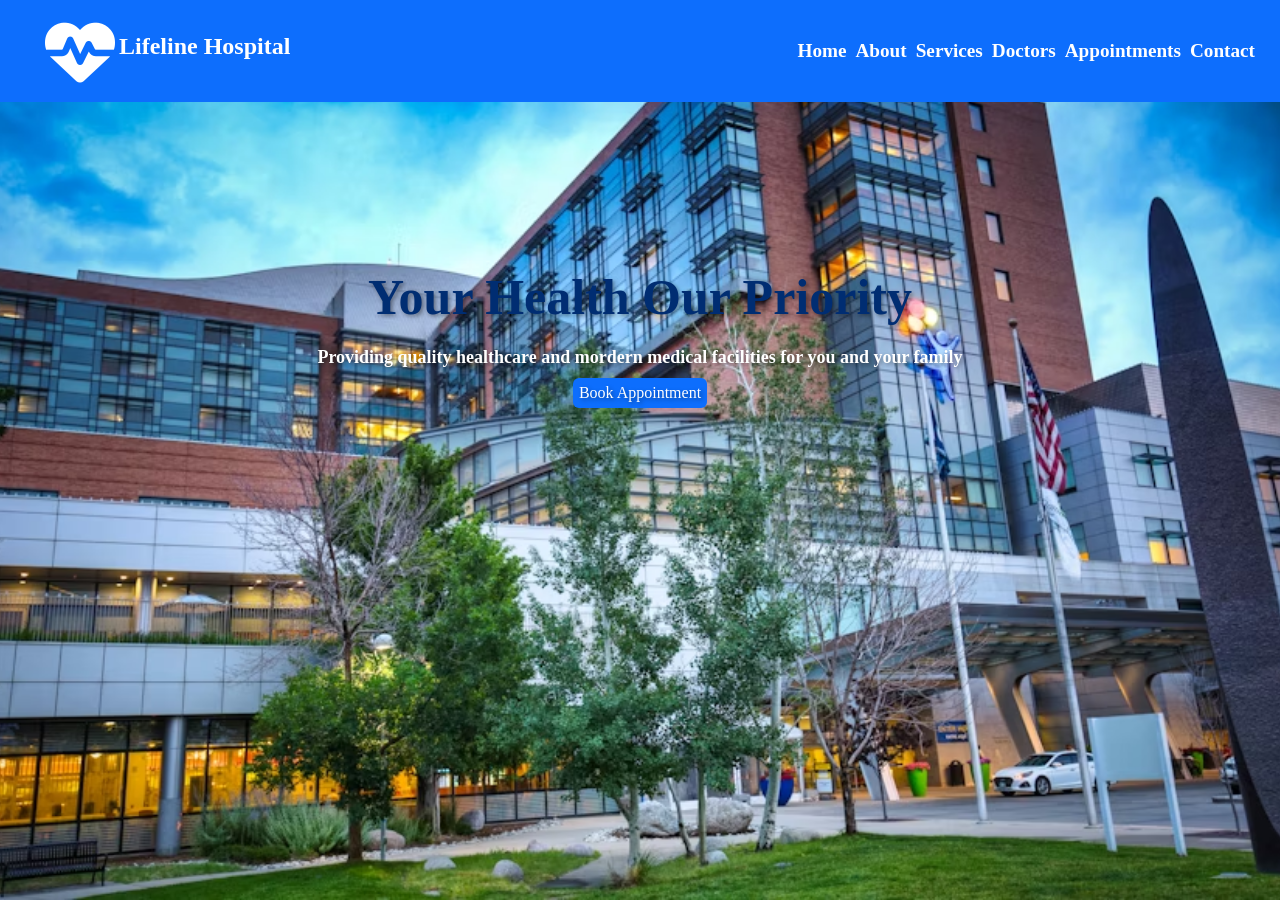
<file: index.html>
<!DOCTYPE html>
<html lang="en">
<head>
    <meta charset="UTF-8">
    <meta name="viewport" content="width=device-width, initial-scale=1.0">
    <title>lifeline Hospital</title>
     <link rel="stylesheet" href="https://cdnjs.cloudflare.com/ajax/libs/font-awesome/6.5.0/css/all.min.css">
   <link rel="stylesheet" href="hospital.css">
</head>
<body>
<div class="index-section">
    <header>
        <!--logo-->
        <div class="logo">
         <i class="fa-solid fa-heart-pulse"></i>
         <h2>Lifeline Hospital</h2>
        </div>

        <!--nav-link-->
        <nav>
           <a href="index.html">Home</a>
           <a href="about.html">About</a>
           <a href="services.html">Services</a>
           <a href="doctors.html">Doctors</a>
           <a href="appointments.html">Appointments</a>
           <a href="contact.html">Contact</a>
        </nav>
    </header>

     <!--banner-->
      <div class="hero-text">
      <h1>Your Health Our Priority</h1>
      <p>Providing quality healthcare and mordern medical facilities for you and your family</p>

      <a href="appointments.html" class="btn">Book Appointment</a>
      </div>
</div>
</body>
</html>
</file>
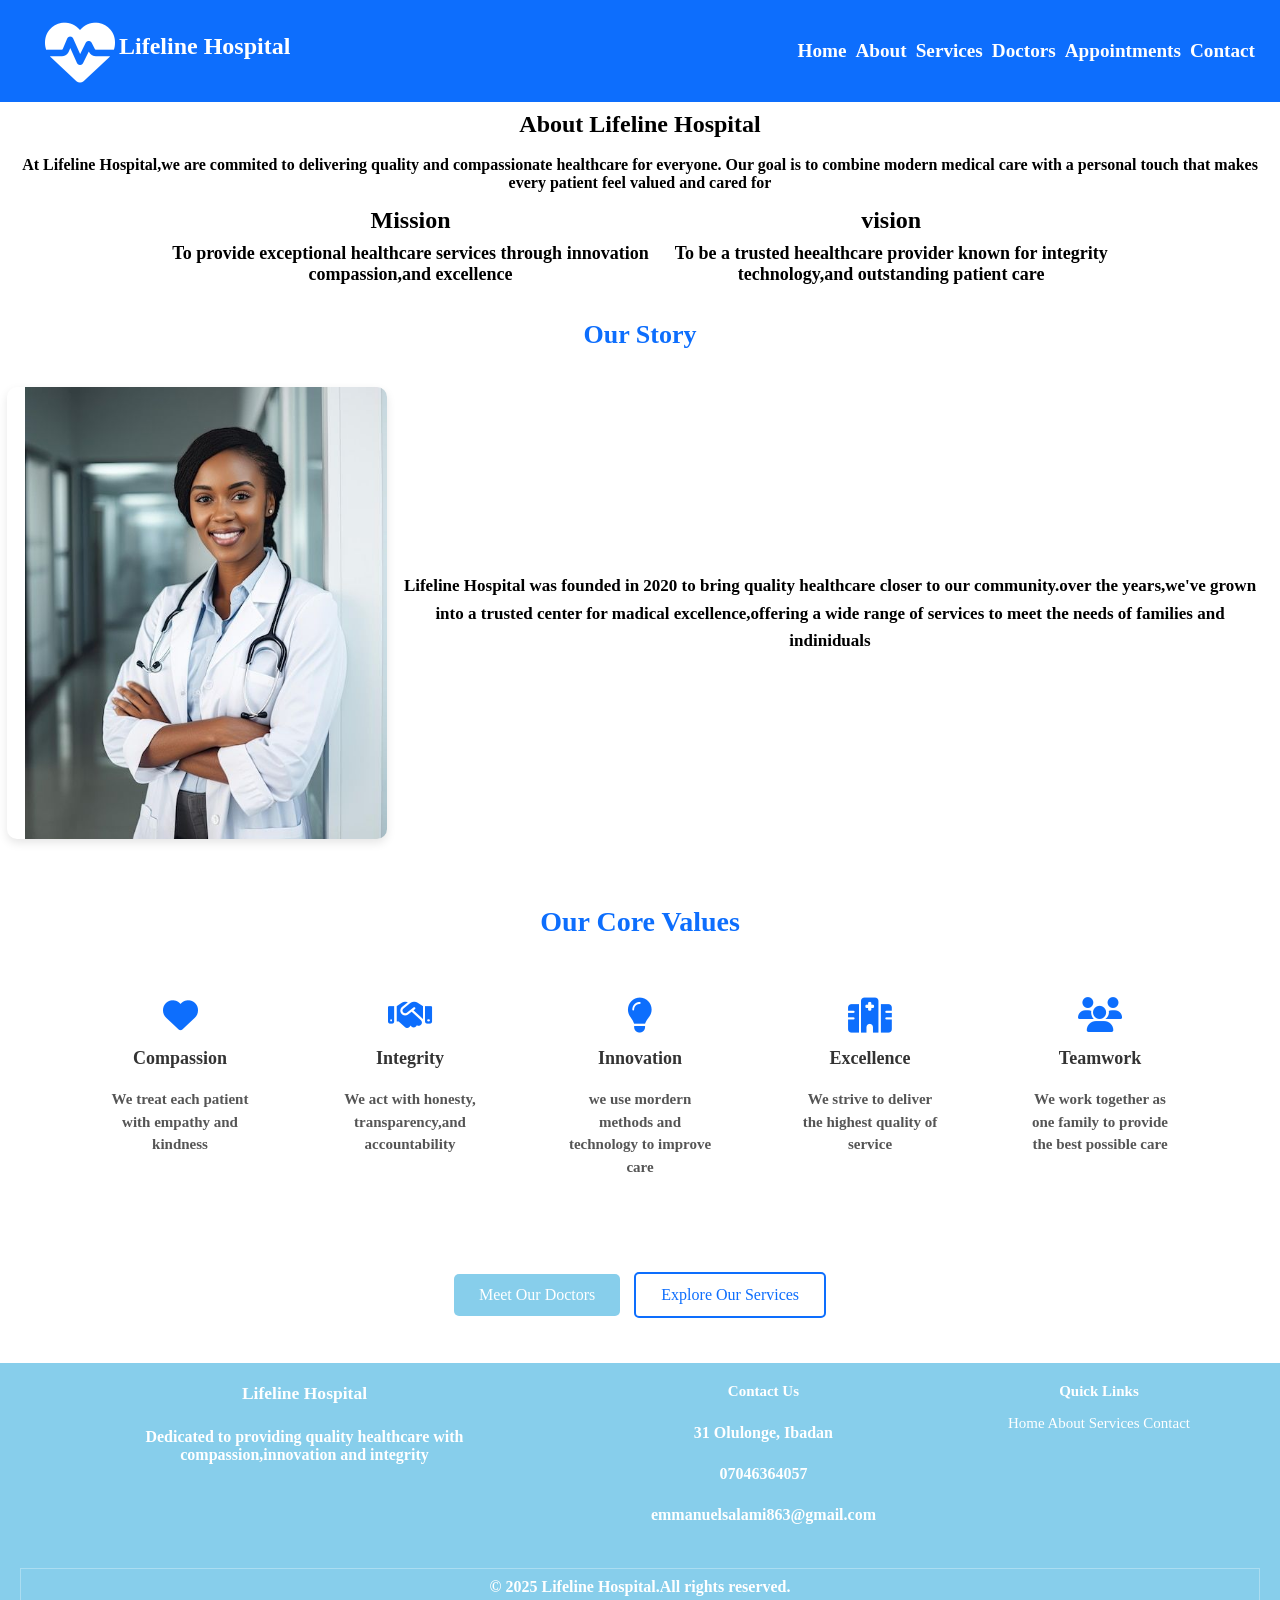
<file: about.html>
<!DOCTYPE html>
<html lang="en">
<head>
    <meta charset="UTF-8">
    <meta name="viewport" content="width=device-width, initial-scale=1.0">
    <title>lifeline Hospital</title>
     <link rel="stylesheet" href="https://cdnjs.cloudflare.com/ajax/libs/font-awesome/6.5.0/css/all.min.css">
   <link rel="stylesheet" href="hospital.css">
</head>
<body>
 <header>
        <!--logo-->
        <div class="logo">
         <i class="fa-solid fa-heart-pulse"></i>
         <h2>Lifeline Hospital</h2>
        </div>

        <!--nav-link-->
        <nav>
           <a href="index.html">Home</a>
           <a href="about.html">About</a>
           <a href="services.html">Services</a>
           <a href="doctors.html">Doctors</a>
           <a href="appointments.html">Appointments</a>
           <a href="contact.html">Contact</a>
        </nav>
    </header>
      
 <div class="about"> 
    <h1>About Lifeline Hospital</h1>
    <p>At Lifeline Hospital,we are commited to delivering quality and compassionate healthcare for everyone.
     Our goal is to combine modern medical care with a personal touch that makes every patient feel valued and
     cared for
    </p>
 
   

    <div class="about-us">
        <div class="mission">
            <h2>Mission</h2>
            <p>To provide exceptional healthcare services through innovation<br>compassion,and excellence</p>
        </div>

        <div class="vision">
          <h2>vision</h2>
          <p>To be a trusted heealthcare provider known for integrity<br>technology,and outstanding patient care</p>
        </div>
    </div>

     <section class="our-story">
      <h2>Our Story</h2> 
    <div class="our-goal">
        <img src="doctor.jpg" alt="our doctors">
          <p>Lifeline Hospital was founded in 2020 to bring quality healthcare closer to our community.over the years,we've grown
        into a trusted center for madical excellence,offering a wide range of services to meet the needs of families and indiniduals 
    </p>
    </div>
    </section>

    <section class="core-values">
      <h2>Our Core Values</h2>
    <div class="values-container">
        <div class="value-box">
          <i class="fa-solid fa-heart"></i>
            <h3>Compassion</h3>
            <p>We treat each patient with empathy and kindness</p>
        </div>

        <div class="value-box">
          <i class="fa-solid fa-handshake"></i>
            <h3>Integrity</h3>
            <p>We act with honesty, transparency,and accountability</p>
        </div>

        <div class="value-box">
          <i class="fa-solid fa-lightbulb"></i>
            <h3>Innovation</h3>
            <p>we use mordern methods and technology to improve care</p>
        </div>

        <div class="value-box">
          <i class="fa-solid fa-hospital"></i>
            <h3>Excellence</h3>
            <p>We strive to deliver the highest quality of service</p>
        </div>

        <div class="value-box">
         <i class="fa-solid fa-users"></i>
            <h3>Teamwork</h3>
            <p>We work together as one family to provide the best possible care</p>
        </div>
    </div>
    </section>

    <div class="core-button">
      <a href="doctors.html" class="btn">Meet Our Doctors</a>
      <a href="services.html" class="btn btn-outline">Explore Our Services</a>
    </div>

   <footer>
    <div class="footer-container">
      <div class="footer-about">
      <h3>Lifeline Hospital</h3>
      <p>Dedicated to providing quality healthcare with compassion,innovation and integrity</p>
      </div>

      <div class="footer-contact">
     <h4>Contact Us</h4>
     <p>31 Olulonge, Ibadan</p>
     <p>07046364057</p>
     <p>emmanuelsalami863@gmail.com</p>
      </div>

      <div class="footer-links">
         <h4>Quick Links</h4>
         <a href="index.html">Home</a>
         <a href="about.html">About</a>
         <a href="services.html">Services</a>
         <a href="contact.html">Contact</a>
      </div>
    </div>

    <p class="copyright">
      &copy 2025 Lifeline Hospital.All rights reserved.
    </p>
   </footer>
</div>
</div>
</body>
</html>
</file>
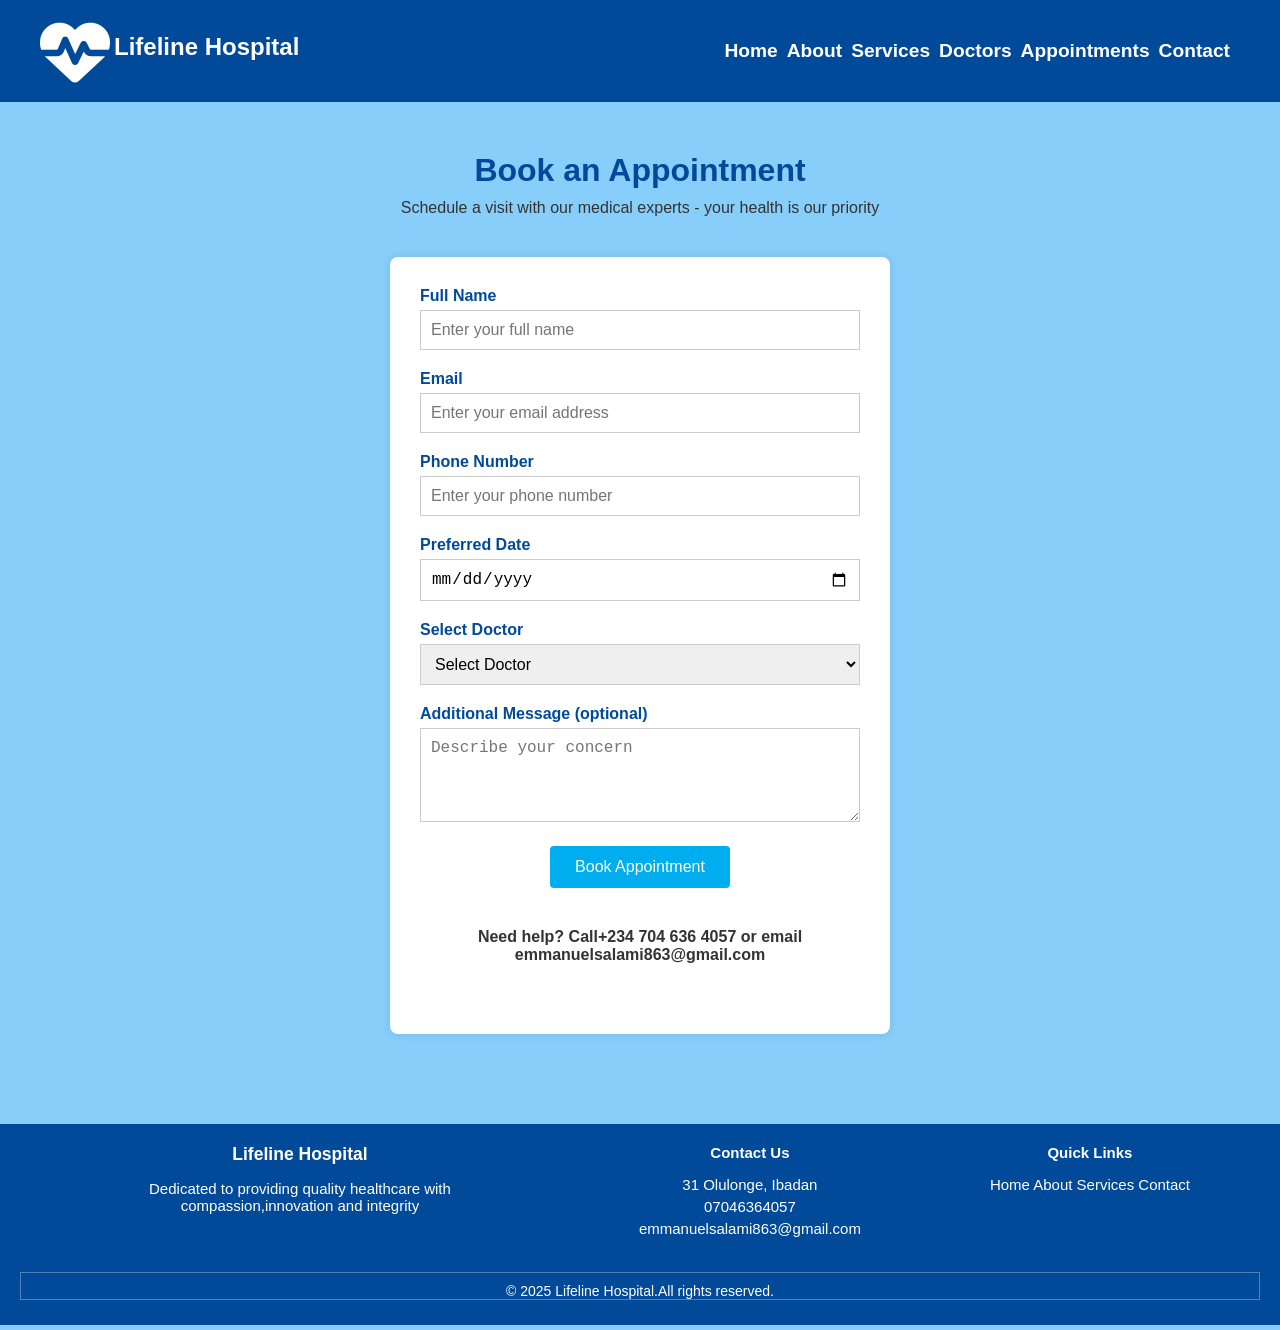
<file: appointments.html>
<!DOCTYPE html>
<html lang="en">
<head>
    <meta charset="UTF-8">
    <meta name="viewport" content="width=device-width, initial-scale=1.0">
    <title>Book Appointment</title>
     <link rel="stylesheet" href="hospital.css">
     <link rel="stylesheet" href="https://cdnjs.cloudflare.com/ajax/libs/font-awesome/6.5.0/css/all.min.css">
</head>
<body class="appointment-section">
     <header class="appointment-header">
        <!--logo-->
        <div class="appointment-logo">
         <i class="fa-solid fa-heart-pulse"></i>
         <h2>Lifeline Hospital</h2>
        </div>

        <!--nav-link-->
        <nav class="appointment-links">
           <a href="index.html">Home
           <a href="about.html">About</a>
           <a href="services.html">Services</a>
           <a href="doctors.html">Doctors</a>
           <a href="appointments.html">Appointments</a>
           <a href="contact.html">Contact</a>
        </nav>
    </header>

  <div class="appointments">
    <h1>Book an Appointment</h1>
    <p>Schedule a visit with our medical experts - your health is our priority</p>
 
    <div class="form-container">
     <form>

        <div class="form-group">
            <label for="name">Full Name</label>
            <input type="text" id="name" placeholder="Enter your full name" required>
        </div>

         <div class="form-group">
            <label for="email">Email</label>
            <input type="email" id="email" placeholder="Enter your email address" required>
        </div>

         <div class="form-group">
            <label for="phone">Phone Number</label>
            <input type="tel" id="phone" placeholder="Enter your phone number" required>
        </div>

         <div class="form-group">
            <label for="date">Preferred Date</label>
            <input type="date" id="date"  required>
        </div>

         <div class="form-group">
           <label for="doctor">Select Doctor</label>
           <select id="doctor" required>
            <option value="">Select Doctor</option>
            <option>Dr.Sarah Johnson (Cardiologist)</option>
             <option>Dr.Micheal Adeyemi (Surgeon)</option>
              <option>Dr.Anita Okafor (Pediatrician)</option>
               <option>Dr.David Olu (Orthopedic Specialist)</option>
                <option>Dr.Grace Bello (Gynecologist)</option>
                 <option>Dr.Kelvin Uche (Neurologist)</option>
           </select>

           <label for="message">Additional Message (optional)</label>
           <textarea id="message" rows="4" placeholder="Describe your concern"></textarea>

           <button type="submit" class="appointment-btn">Book Appointment</button>
        </div>
     </form>

     <div class="contact-info">
        <p>Need help?  Call<strong>+234 704 636 4057</strong> or email <strong>emmanuelsalami863@gmail.com</strong></p>
     </div>
    </div>   
</div>

<footer class="appointment-footer">
    <div class="footer-container">
      <div class="footer-about">
      <h3>Lifeline Hospital</h3>
      <p>Dedicated to providing quality healthcare with compassion,innovation and integrity</p>
      </div>

      <div class="footer-contact">
     <h4>Contact Us</h4>
     <p>31 Olulonge, Ibadan</p>
     <p>07046364057</p>
     <p>emmanuelsalami863@gmail.com</p>
      </div>

      <div class="footer-links">
         <h4>Quick Links</h4>
         <a href="index.html">Home</a>
         <a href="about.html">About</a>
         <a href="services.html">Services</a>
         <a href="contact.html">Contact</a>
      </div>
    </div>

    <p class="copyright">
      &copy 2025 Lifeline Hospital.All rights reserved.
    </p>
   </footer>
</body>
</html>
</file>
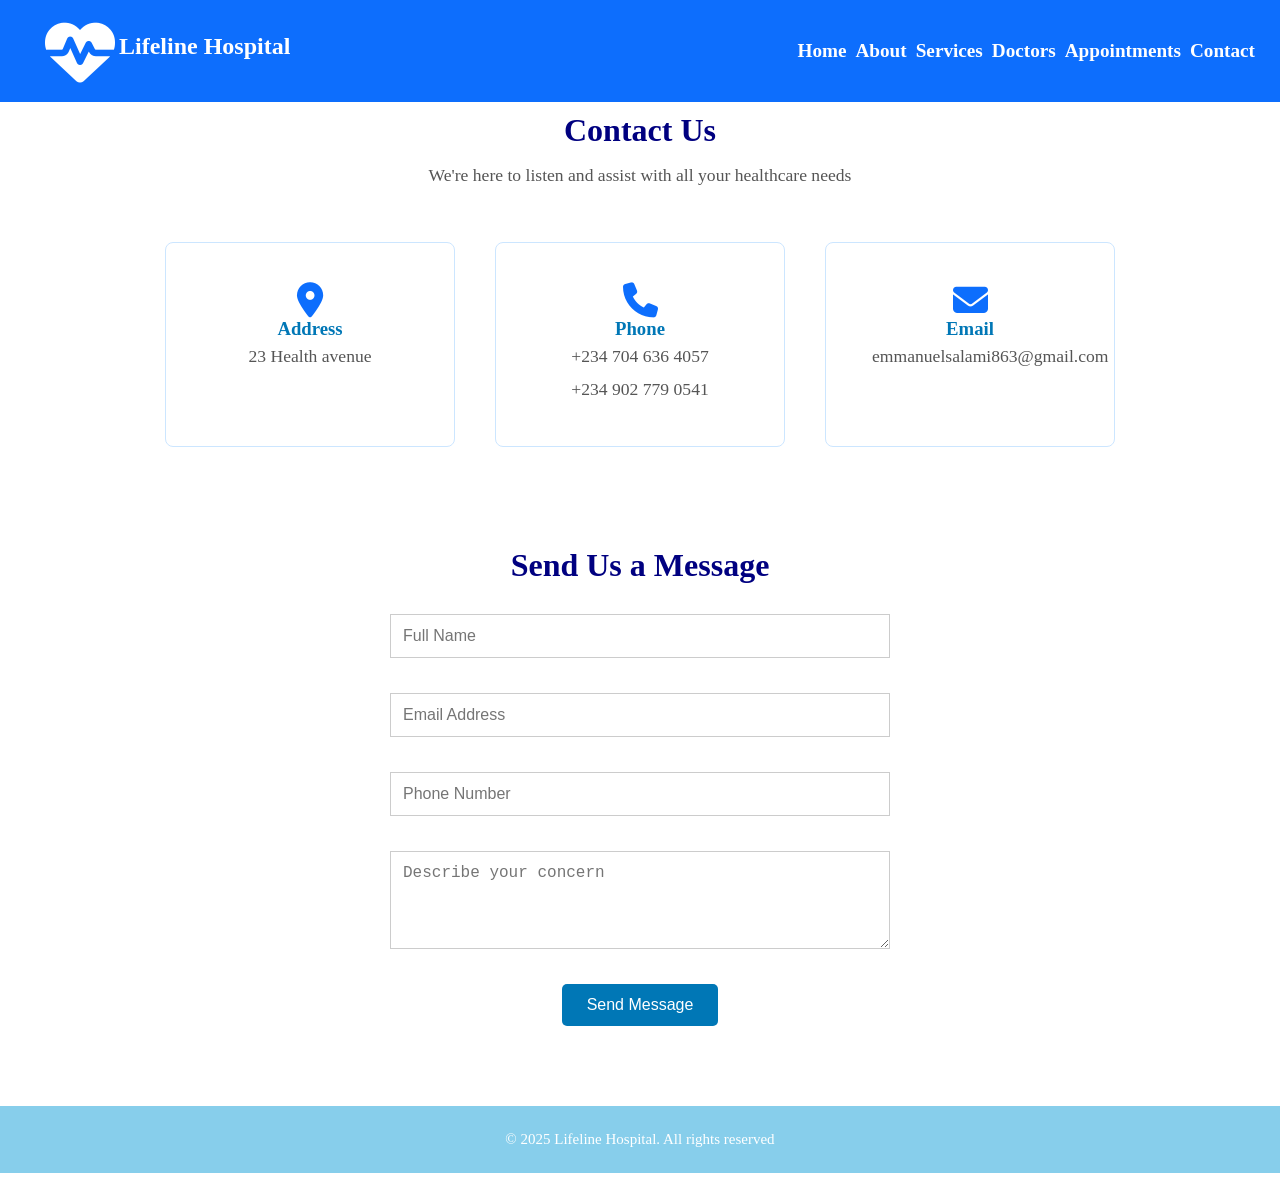
<file: contact.html>
<!DOCTYPE html>
<html lang="en">
<head>
    <meta charset="UTF-8">
    <meta name="viewport" content="width=device-width, initial-scale=1.0">
    <link rel="stylesheet" href="hospital.css">
     <link rel="stylesheet" href="https://cdnjs.cloudflare.com/ajax/libs/font-awesome/6.5.0/css/all.min.css">
    <title>Contact Us</title>
</head>
<body>
     <header>
        <!--logo-->
        <div class="logo">
         <i class="fa-solid fa-heart-pulse"></i>
         <h2>Lifeline Hospital</h2>
        </div>

        <!--nav-link-->
        <nav>
           <a href="index.html">Home</a>
           <a href="about.html">About</a>
           <a href="services.html">Services</a>
           <a href="doctors.html">Doctors</a>
           <a href="appointments.html">Appointments</a>
           <a href="contact.html">Contact</a>
        </nav>
    </header>

    <div class="contact">
     <h2>Contact Us</h2>
     <p>We're here to listen and assist with all your healthcare needs</p>
      
     <div class="card-container">

     <div class="contact-card">
    <i class="fa-solid fa-location-dot"></i>
     <h3>Address</h3>
     <p>23 Health avenue</p>
     </div>

      <div class="contact-card">
        <i class="fa-solid fa-phone"></i>
        <h3>Phone</h3>
        <p>+234 704 636 4057</p>
        <p>+234 902 779 0541</p>
      </div>

       <div class="contact-card">
        <i class="fa-solid fa-envelope"></i>
        <h3>Email</h3>
        <p>emmanuelsalami863@gmail.com</p>
      </div>
     </div>

     <div class="contact-form">
        <h2>Send Us a Message</h2>
     
        <form class="info-form">
        <input type="text" placeholder="Full Name" required>
        <input type="email" placeholder="Email Address" required>
        <input type="tel" placeholder="Phone Number">
        <textarea id="message" rows="4" placeholder="Describe your concern"></textarea>
        
        <button class="contact-btn">Send Message</button>
    </form>
    </div>
    </div>

<footer>
    <p>&copy; 2025 Lifeline Hospital. All rights reserved</p>
</footer>
</body>
</html>
</file>
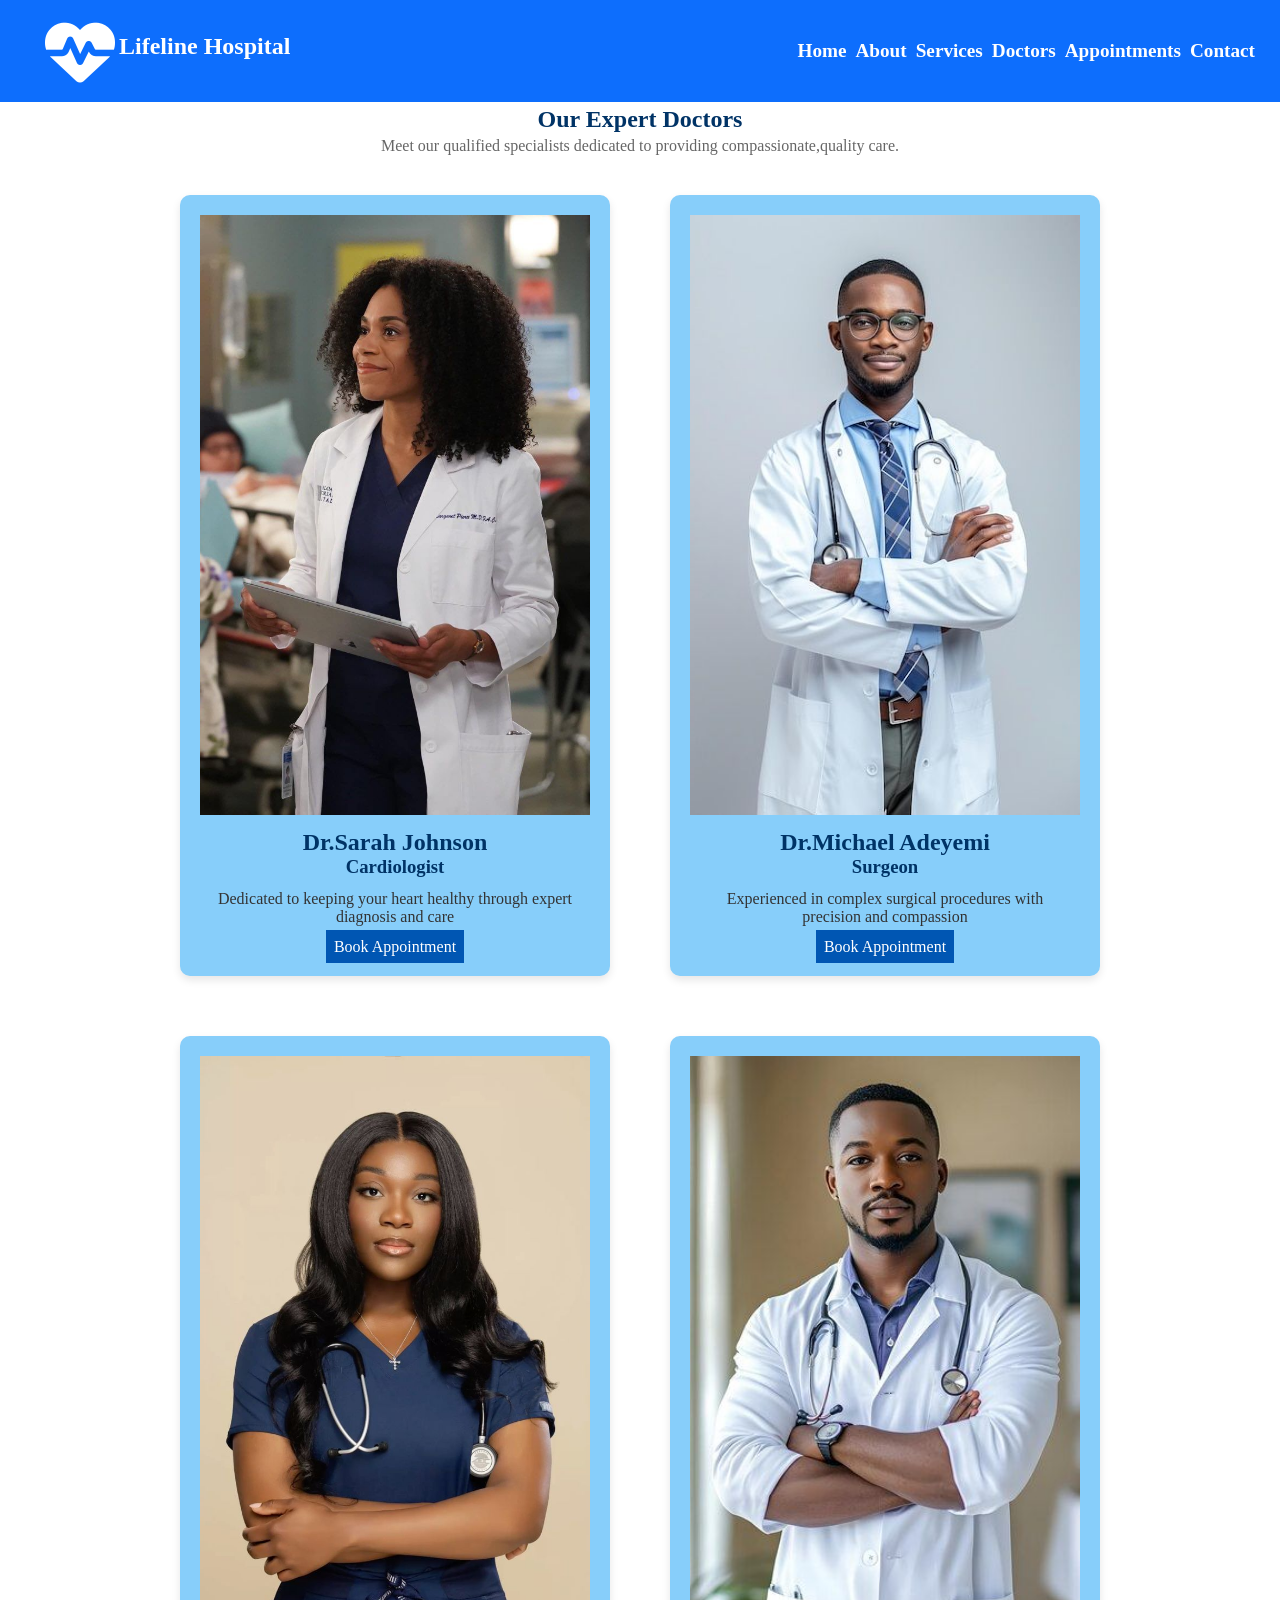
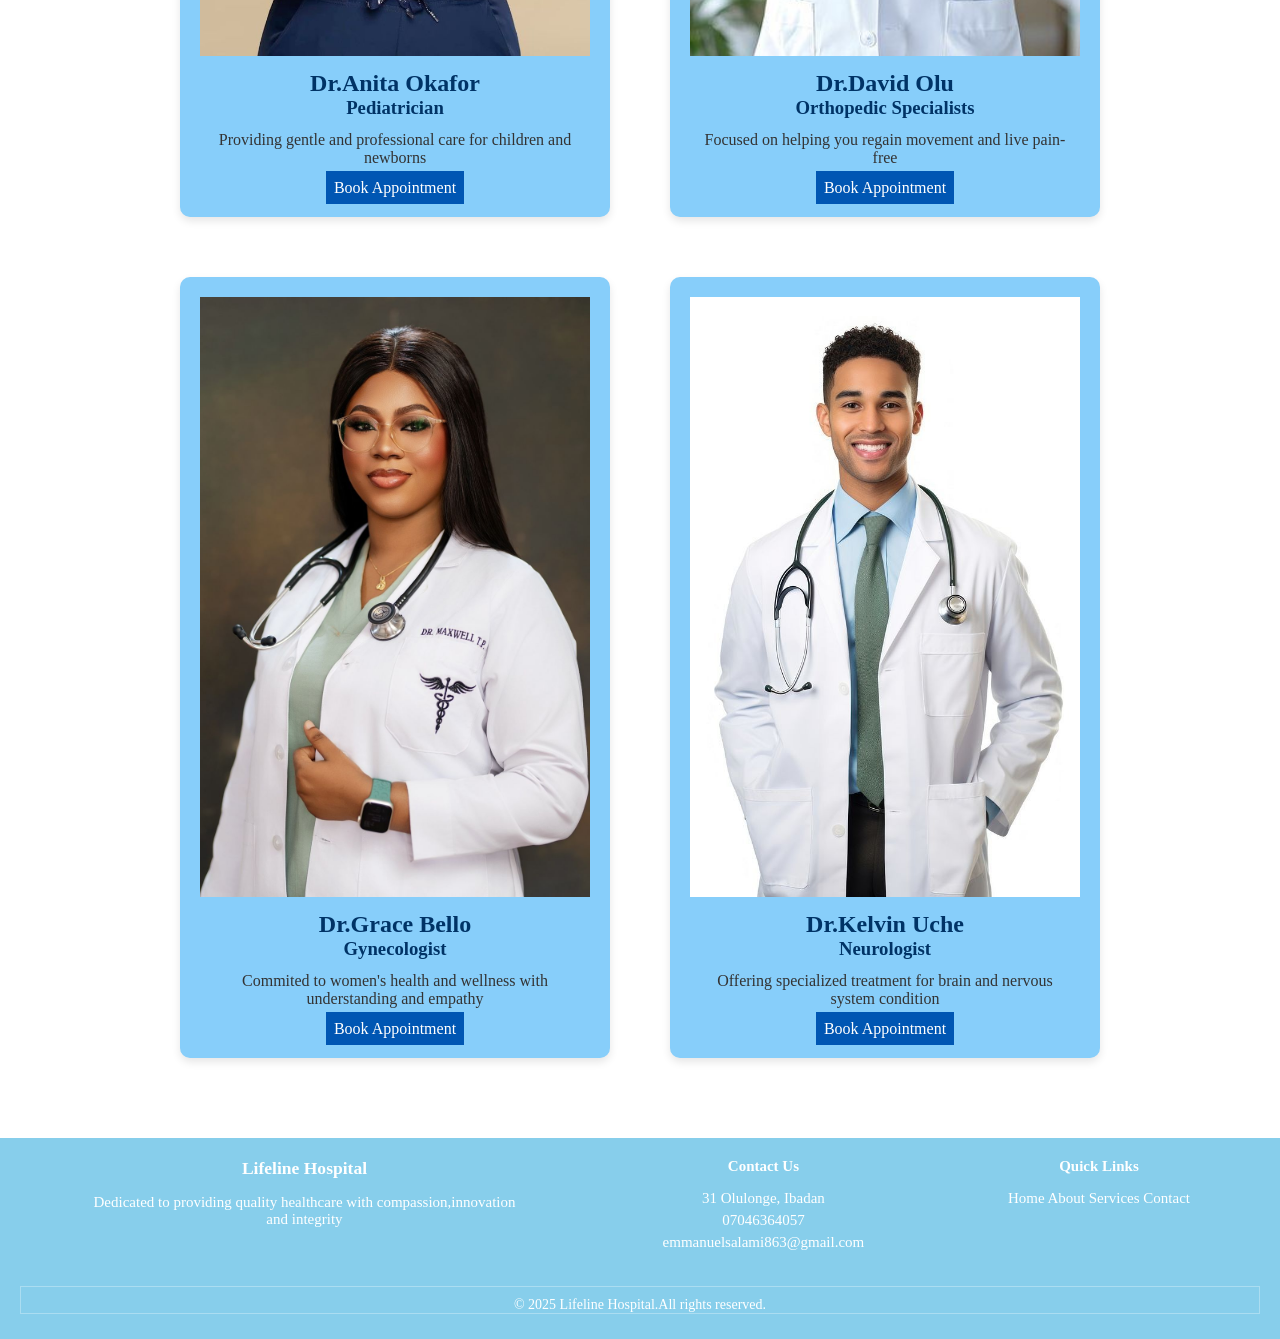
<file: doctors.html>
<!DOCTYPE html>
<html lang="en">
<head>
    <meta charset="UTF-8">
    <meta name="viewport" content="width=device-width, initial-scale=1.0">
    <title>Our Doctors</title>
    <link rel="stylesheet" href="hospital.css">
     <link rel="stylesheet" href="https://cdnjs.cloudflare.com/ajax/libs/font-awesome/6.5.0/css/all.min.css">
</head>
<body>
     <header>
        <!--logo-->
        <div class="logo">
         <i class="fa-solid fa-heart-pulse"></i>
         <h2>Lifeline Hospital</h2>
        </div>

        <!--nav-link-->
        <nav>
           <a href="index.html">Home
           <a href="about.html">About</a>
           <a href="services.html">Services</a>
           <a href="doctors.html">Doctors</a>
           <a href="appointments.html">Appointments</a>
           <a href="contact.html">Contact</a>
        </nav>
    </header>

<div class="Doctors">
 <h1>Our Expert Doctors</h1>
 <p>Meet our qualified specialists dedicated to providing compassionate,quality care.</p>
</div>

<div class="card-box">

<!---doctor 1-->
<div class="doctors-card">
    <img src="cardiologist.jpg" alt="our doctor">
    <h2>Dr.Sarah Johnson</h2>
    <h3>Cardiologist</h3>
    <p>Dedicated to keeping your heart healthy through expert diagnosis and care</p>
    <a href="appointments.html" class="primary-btn">Book Appointment</a>
</div>

<!---doctor 2-->
<div class="doctors-card">
    <img src="SURGE.JPG" alt="our doctor">
    <h2>Dr.Michael Adeyemi</h2>
    <h3>Surgeon</h3>
    <p>Experienced in complex surgical procedures with precision and compassion</p>
        <a href="appointments.html" class="primary-btn">Book Appointment</a>
</div>

<!---doctor 3-->
<div class="doctors-card">
    <img src="pediatrician.jpg" alt="our doctor">
    <h2>Dr.Anita Okafor</h2>
    <h3>Pediatrician</h3>
    <p>Providing gentle and professional care for children and newborns</p>
        <a href="appointments.html" class="primary-btn">Book Appointment</a>
</div>

<!---doctor 4-->
<div class="doctors-card">
    <img src="orthopedic.jpg" alt="our doctor">
    <h2>Dr.David Olu</h2>
    <h3>Orthopedic Specialists</h3>
    <p>Focused on helping you regain movement and live pain-free</p>
        <a href="appointments.html" class="primary-btn">Book Appointment</a>
</div>

<!---doctor 5-->
<div class="doctors-card">
    <img src="gynecologist.jpg" alt="our  doctor">
    <h2>Dr.Grace Bello</h2>
    <h3>Gynecologist</h3>
    <p>Commited to women's health and wellness with understanding and empathy</p>
        <a href="appointments.html" class="primary-btn">Book Appointment</a>
</div>

<!---doctor 6-->
<div class="doctors-card">
    <img src="neurologist.jpg" alt="our doctor">
    <h2>Dr.Kelvin Uche</h2>
    <h3>Neurologist</h3>
    <p>Offering specialized treatment for brain and nervous system condition</p>
        <a href="appointments.html" class="primary-btn">Book Appointment</a>
</div>
</div>

<footer>
    <div class="footer-container">
      <div class="footer-about">
      <h3>Lifeline Hospital</h3>
      <p>Dedicated to providing quality healthcare with compassion,innovation and integrity</p>
      </div>

      <div class="footer-contact">
     <h4>Contact Us</h4>
     <p>31 Olulonge, Ibadan</p>
     <p>07046364057</p>
     <p>emmanuelsalami863@gmail.com</p>
      </div>

      <div class="footer-links">
         <h4>Quick Links</h4>
         <a href="index.html">Home</a>
         <a href="about.html">About</a>
         <a href="services.html">Services</a>
         <a href="contact.html">Contact</a>
      </div>
    </div>

    <p class="copyright">
      &copy 2025 Lifeline Hospital.All rights reserved.
    </p>
   </footer>
</body>
</html>
</file>
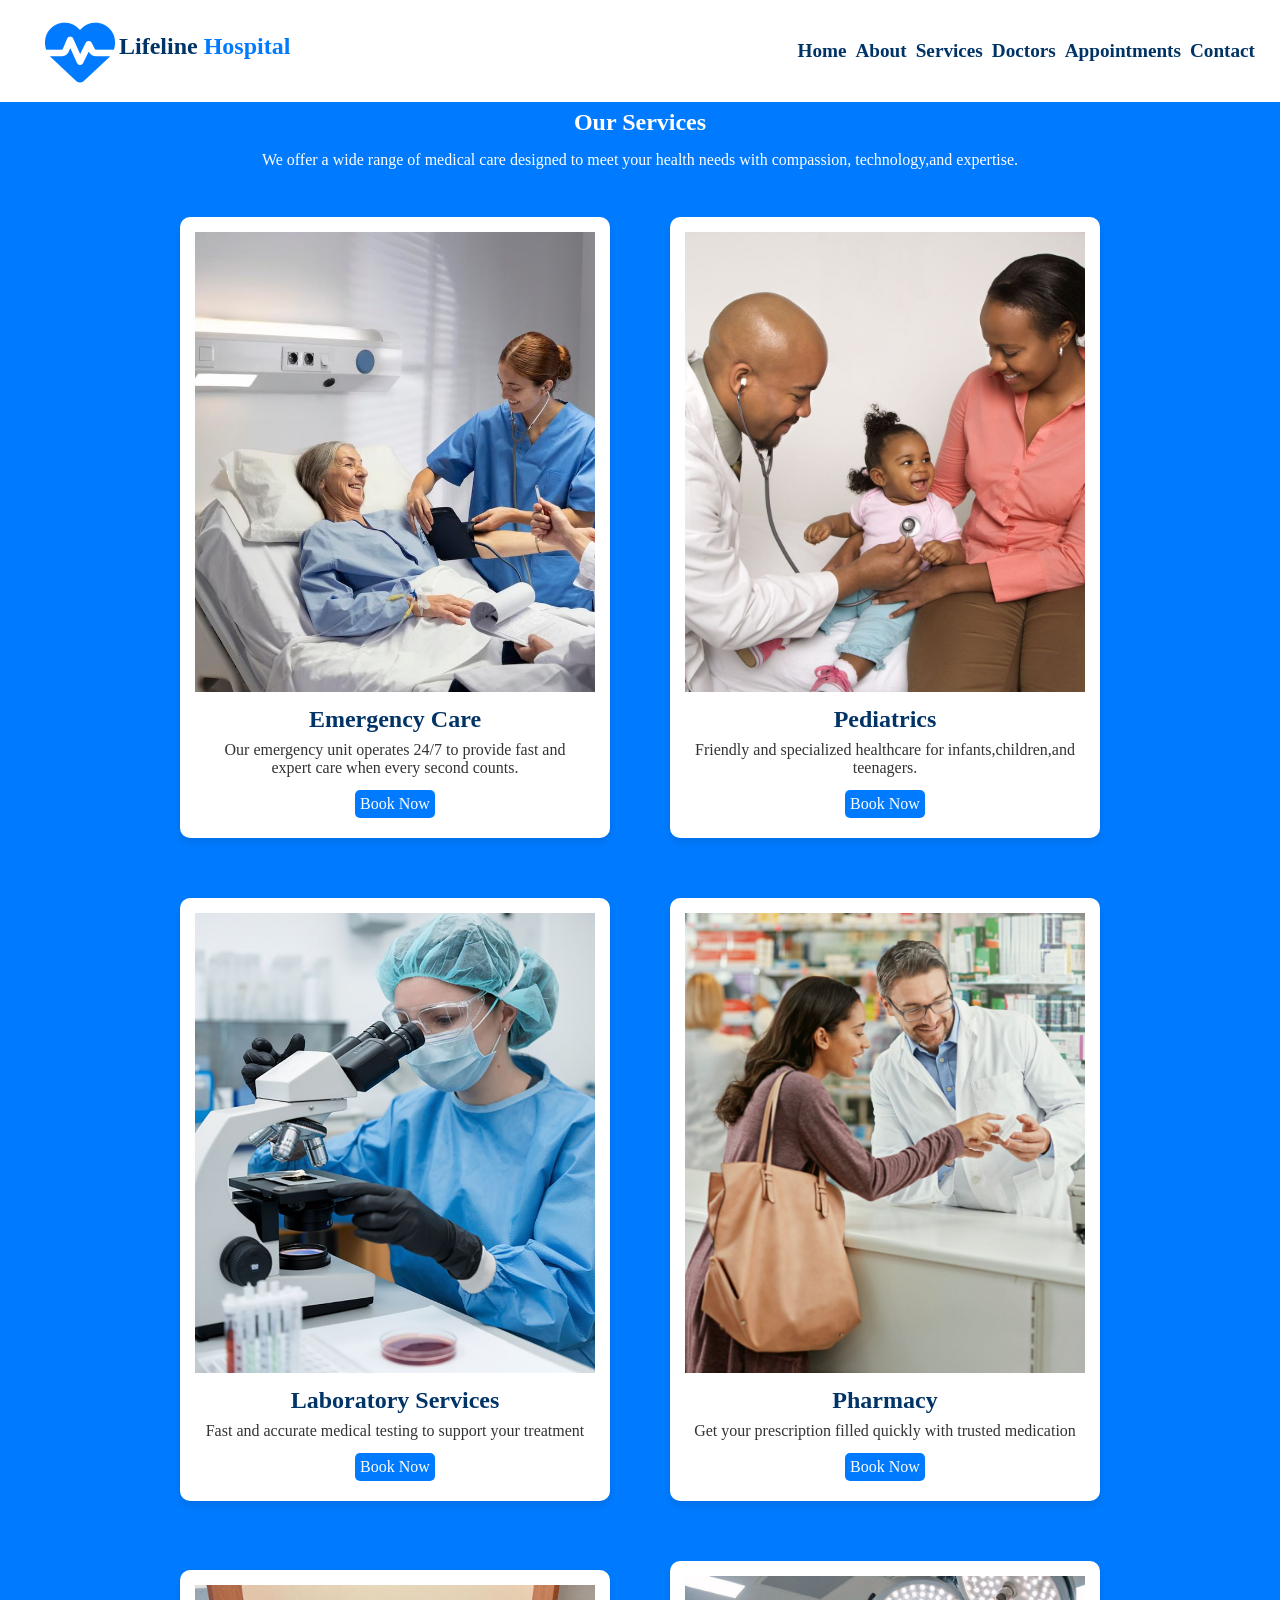
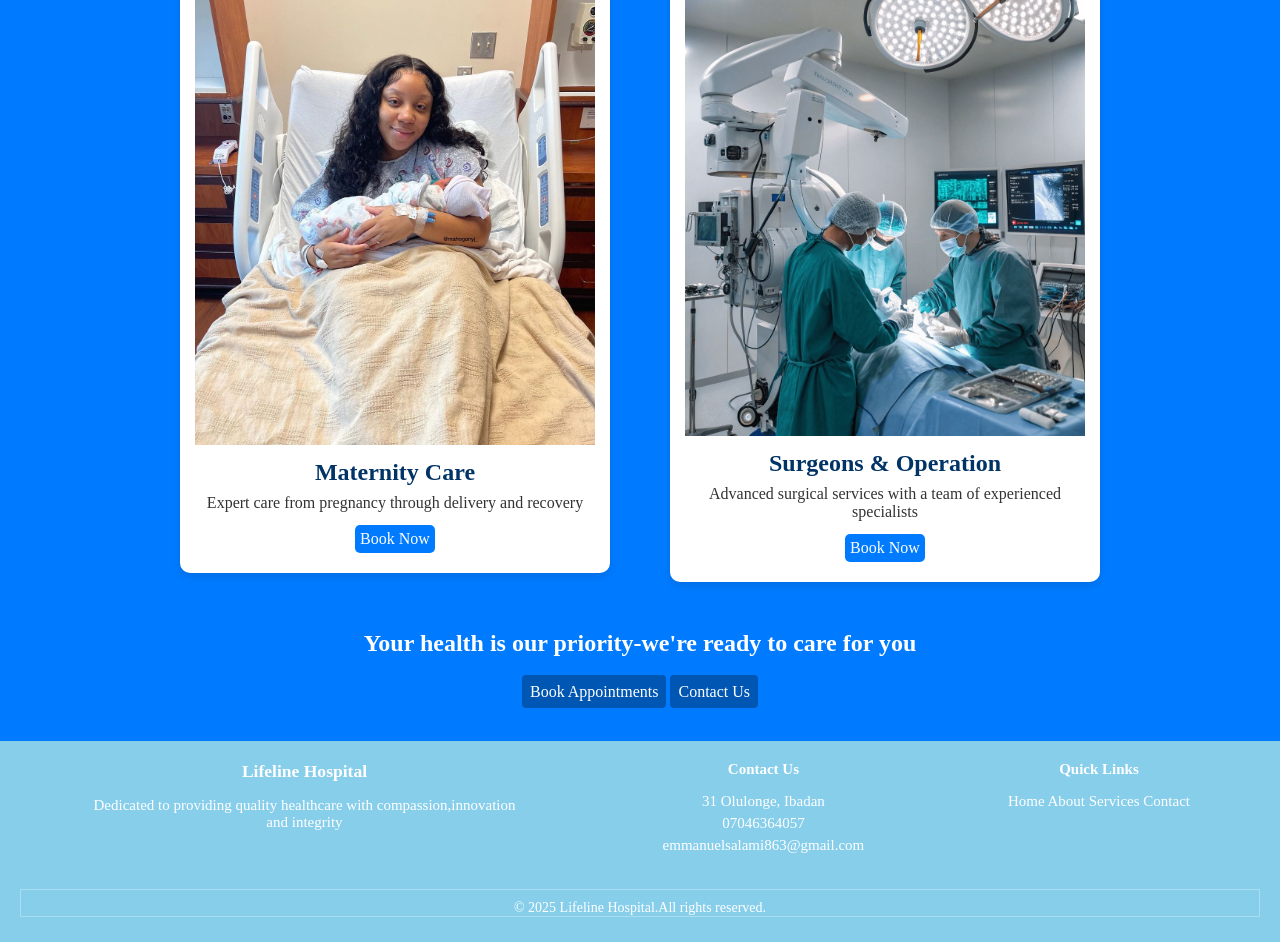
<file: services.html>
<!DOCTYPE html>
<html lang="en">
<head>
    <meta charset="UTF-8">
    <meta name="viewport" content="width=device-width, initial-scale=1.0">
    <title>lifeline Hospital</title>
    <link rel="stylesheet" href="hospital.css">
     <link rel="stylesheet" href="https://cdnjs.cloudflare.com/ajax/libs/font-awesome/6.5.0/css/all.min.css">
</head>
<body class="service-section">
    <header class="service-header">
        <!--logo-->
        <div class="service-logo">
         <i class="fa-solid fa-heart-pulse"></i>
         <h2>Lifeline <span>Hospital</span></h2>
        </div>

        <!--nav-link-->
        <nav class="service-link">
           <a href="index.html">Home</a>
           <a href="about.html">About</a>
           <a href="services.html">Services</a>
           <a href="doctors.html">Doctors</a>
           <a href="appointments.html">Appointments</a>
           <a href="contact.html">Contact</a>
        </nav>
    </header>

 <div class="service">
    <h1>Our Services</h1>
    <p>We offer a wide range of medical care designed to meet your health needs  with compassion,
        technology,and expertise.
    </p>

    <div class="card-box">

        <!--service card 1-->
        <div class="card">
         <img src="emergency.jpg">
         <h2>Emergency Care</h2>
         <p>Our emergency unit operates 24/7 to provide fast and expert care when every second counts.</p>
         <a href="appointments.html" class="btn">Book Now</a>
        </div>

         <!--service card 2-->
         <div class="card">
            <img src="pediatrics.jpg">
            <h2>Pediatrics</h2>
            <p>Friendly and specialized healthcare for infants,children,and teenagers.</p>
            <a href="appointments.html" class="btn">Book Now</a>
        </div>

          <!--service card 3-->
         <div class="card">
            <img src="lab.jpg">
            <h2>Laboratory Services</h2>
            <p>Fast and accurate medical testing to support your treatment</p>
            <a href="appointments.html" class="btn">Book Now</a>
         </div>

          <!--service card 4-->
         <div class="card">
            <img src="pharmacist.jpg">
            <h2>Pharmacy</h2>
            <p>Get your prescription filled quickly with trusted medication</p>
            <a href="appointments.html" class="btn">Book Now</a>
         </div>

          <!--service card 5-->
         <div class="card">
            <img src="mother.jpg">
            <h2>Maternity Care</h2>
            <p>Expert care from pregnancy through delivery and recovery</p>
            <a href="appointments.html" class="btn">Book Now</a>
         </div>

          <!--service card 6-->
         <div class="card">
            <img src="surgeon.jpg">
            <h2>Surgeons & Operation</h2>
            <p>Advanced surgical services with a team of experienced specialists</p>
            <a href="appointments.html" class="btn">Book Now</a>
         </div>
    </div>

    <div class="service-text">
      <p>Your health is our priority-we're ready to care for you</p>
      <a href="appointments.html" class="text-btn">Book Appointments</a>
      <a href="contact.html" class="text-btn">Contact Us</a>
    </div>
 </div>

 <footer>
    <div class="footer-container">
      <div class="footer-about">
      <h3>Lifeline Hospital</h3>
      <p>Dedicated to providing quality healthcare with compassion,innovation and integrity</p>
      </div>

      <div class="footer-contact">
     <h4>Contact Us</h4>
     <p>31 Olulonge, Ibadan</p>
     <p>07046364057</p>
     <p>emmanuelsalami863@gmail.com</p>
      </div>

      <div class="footer-links">
         <h4>Quick Links</h4>
         <a href="index.html">Home</a>
         <a href="about.html">About</a>
         <a href="services.html">Services</a>
         <a href="contact.html">Contact</a>
      </div>
    </div>

    <p class="copyright">
      &copy 2025 Lifeline Hospital.All rights reserved.
    </p>
   </footer>
</body>
</html>
</file>
<file: hospital.css>
*{
    padding: 0%;
    margin: 0%;
    box-sizing: border-box;
}

/*home section*/

header{
    display: flex;
    align-items: center;
    justify-content: space-between;
    background-color: #0d6efd;
    padding: 15px 15px;
}

.logo {
    display: flex;
    padding-left: 30px;
    gap: 4px;
}

.logo i{
    padding-top: 2px;
    font-size: 70px;
    font-weight: bold;
    color: white;
}

.logo h2{
    padding-top: 18px;
    font-size: x-large;
    font-weight: bold;
    color: white;
}

header nav{
    display: flex;
    justify-content: space-between;
    gap: 9px;
    padding-right: 10px;
}

header nav a{
    text-decoration: none;
    font-size: larger;
    font-weight: bold;
    color: white;
}

header nav a:hover{
    background-color:  #0b5ed7;
    transition: 0.3secs ease;
    cursor: pointer;
}

.index-section{
    background: url(hospital\ building\ .jpg);
    background-position: center;
    background-size: cover;
    height: 100vh;
}

.hero-text{
    align-items: center;
    text-align: center;
    justify-content: center;
    display: flex;
    flex-direction: column;
    padding-top: 150px;
    color: #002d72;
    text-shadow: 2px 2px 4px rgba(0,0,0,0.4);
}

.hero-text h1{
    padding: 16px 16px;
    font-size: 50px;
    font-weight: bold;
}

.hero-text p{
    padding: 5px 5px;
    font-size: large;
    font-weight: bold;
    color: white;
    font-weight: bold;
}


.hero-text .btn{
    padding: 6px 6px;
    background-color: #0d6efd;
    border: none;
    border-radius: 6px;
    text-decoration: none;
    color: white;
}

.hero-text .btn:hover{
    background-color: #0b5ed7;
    transition: 0.3secs ease;
}



/*about section*/
.about{
    align-items: center;
    justify-content: center;
    text-align: center;
}

.about h1{
    font-size: x-large;
    font-weight: bold;
    padding: 9px 8px;
}

.about p{
    font-size: medium;
    font-weight: bold;
    padding: 9px 8px;
}

.about-us{
    display: flex;
    gap: 10px;
    align-items: center;
    text-align: center;
    justify-content: center;
    padding: 6px 6px;
}

.about-us h2{
    font-size: x-large;
    font-weight: bold;
}

.about-us p{
   font-size: large;
}

.our-goal{
    display: flex;
    justify-content: center;
    align-items: center;
    text-align: center;
    padding: 7px 7px;
}
 
.our-goal img{
    align-items: center;
    padding-left: 18px;
    width: 380px;
    border-radius: 10px;
    box-shadow: 0 4px 10px rgba(0,0,0,0.1);
}

.our-goal p{
    padding: 7px 7px;
    font-size: 17px;
    line-height: 1.6;
    font-weight: bold;
}

.our-story h2{
  text-align: center;
  color:#0d6efd;
  font-size: 26px;
  margin-bottom: 30px;
  margin-top: 20px;
}

.core-values{
    padding: 60px 20px;
    background-color: #ffffff;
    text-align: center;
}

.core-values h2{
    color: #0d6efd;
    font-size: 28px;
    margin-bottom: 40px;
    text-transform: capitalize;
}

.values-container{
    display: flex;
    justify-content: center;
    flex-wrap: wrap;
    gap: 30px;
}

.value-box{
    width: 200px;
    padding: 20px;
}

.value-box i{
    font-size: 35px;
    color: #0d6efd;
    margin-bottom: 15px;
}

.value-box h3{
    font-size: 18px;
    color: #333;
    margin-bottom: 10px;
}

.value-box p{
    font-size: 15px;
    color: #555;
    line-height: 1.5;
}

.core-buttons{
    text-align: center;
    margin-top: 30px;
}

.btn{
    display: inline-block;
    background-color: skyblue;
    color: white;
     padding: 12px 25px;
     border-radius: 5px;
     text-decoration: none;
     font-size: 16px;
     transition: 0,3s;
     margin: 5px;
}

.btn:hover{
    background-color: #0b5ed7;
}

.btn-outline{
    background-color: transparent;
    border: 2px solid #0d6efd;
    color: #0d6efd;
}

.btn-outline:hover{
    background-color: #0d6efd;
    color: white;
}

footer{
    background-color: #0d6efd;
    color: white;
    padding: 40px 20px 20px;
    font-size: 15px;
}

.footer-container{
    display: flex;
    flex-wrap: wrap;
    justify-content: space-between;
    max-width: 1100px;
    margin: 0 auto;
    gap: 30px;
}

.footer-about,
.footer-contact,
.footer-link{
    flex: 1 1 250px;
} 

footer h3,
footer h4{
    color: white;
    margin-bottom: 15px;
}

footer a{
    color: white;
    text-decoration: none;
}

footer a:hover{
    text-decoration: underline;
}

footer p{
    margin: 5px 0;
}

.copyright{
    text-align: center;
    border: 1px solid rgba(255, 255, 255, 0.3);
    margin-top: 30px;
    padding-top: 10px;
    font-size: 14px;
}



/*services*/
.service-header{
    display: flex;
    align-items: center;
    justify-content: space-between;
    background-color: white;
    padding: 15px 15px;
}

.service-logo {
    display: flex;
    padding-left: 30px;
    gap: 4px;
}

.service-logo i{
    padding-top: 2px;
    font-size: 70px;
    font-weight: bold;
    color: #007bff;
}

.service-logo h2{
    padding-top: 18px;
    font-size: x-large;
    font-weight: bold;
    color: #003366;
}

.service-logo h2 span{
    color: #007bff;
}

.service-header nav{
    display: flex;
    justify-content: space-between;
    gap: 9px;
    padding-right: 10px;
}

.service-header nav a{
    text-decoration: none;
    font-size: larger;
    font-weight: bold;
    color: #003366;
}

.service-header nav a:hover{
    background-color:  #007bff;
    transition: 0.3secs ease;
    cursor: pointer;
}

.service-section{
    background-color: #007bff;
    text-align: center;
    align-items: center;
    color: white;
}


.service h1{
    color: white;
    padding: 7px 7px;
    font-size: x-large;
    font-weight: bold;
}

.service p{
    font-size: medium;
    padding: 8px 8px;
}

.card-box{
 display: grid;
 gap: 20px;
 padding: 20px ;
 max-width: 1000px;
 margin: 0 auto;
 text-align: center;
 display: grid;
   grid-template-columns: 2fr 2fr;
    align-items: center;
 justify-content: center;
}


.card-box .btn{
    background-color: #007bff;
    color:white;
    text-decoration: none;
    padding: 5px 5px;
    border: none;
}

.card-box .btn:hover{
    background-color: #0056b3;
}

.card{
    border-radius: 10px;
    overflow: hidden;
    box-shadow: 0 4px 8px rgba(0,0,0,0.1);
    transition: transform 0.3s;
    text-align: center;
    transition: transform 0.3s;
    padding: 15px;
     background-color: white;
     margin: 20px;
}

.card:hover{
    transform: translateY(-5px);
}

.card img{
    width: 100%;
    height: 460px;
    object-fit: cover;
    margin-bottom: 10px;
    object-position: center;
}

.card h2{
    color: #003366;
}

.card p{
    color: #333333;
}

.service-text p{
   font-size: x-large;
   font-weight: bold;
    margin-bottom: 18px;
}

.service-text .text-btn{
    background-color: #0056b3;
    color: white;
    text-decoration: none;
    padding: 8px 8px;
    margin-bottom: 6px;
    margin-top: 8px;
    border-radius: 4px;
}

.service-text .text-btn:hover{
    background-color: #004494;
}


/*doctors section*/
.Doctors{
    align-items: center;
    text-align: center;
    justify-content: center;
}

.Doctors h1{
  color: #003366;
  padding: 4px 4px;
  font-weight: bold;
  font-size: x-large;
}

.Doctors p{
    color: #666666;
}

.doctors-card{
    border-radius: 10px;
    overflow: hidden;
    box-shadow: 0 4px 8px rgba(0,0,0,0.1);
    transition: transform 0.3s;
    text-align: center;
    transition: transform 0.3s;
    padding: 20px;
     background-color: lightskyblue;
     margin: 20px;
}

.doctors-card:hover{
    transform: translateY(-5px);
}

.doctors-card img{
    width: 100%;
    height: 600px;
    object-fit: cover;
    margin-bottom: 10px;
    object-position: center;
}

.doctors-card h2,
h3{
    color: #003366;
}

.doctors-card p{
    color: #333333;
    padding:12px 12px;
}

.primary-btn{
    background-color: #0056b3;
    color: white;
    text-decoration: none;
    padding: 8px 8px;
    margin-bottom: 6px;
    margin-top: 8px;
}

 .primary-btn:hover{
    background-color: #004494;
 }


 /*appointment section*/
 .appointment-section{
    font-family: arial, sans-serif;
    margin: 0;
    padding: 0;
    background-color: lightskyblue;
 }

 .appointment-header{
    background-color: #004a99;
    display: flex;
    justify-content: space-between;
    align-items: center;
    padding: 15px 40px;
 }

 .appointment-logo{
    font-size: 1.4rem;
    font-weight: bold;
    color: #ffffff;
    display: flex;
    gap: 4px;
 }

 .appointment-logo i{
    padding-top: 2px;
    font-size: 70px;
    font-weight: bold;
    color: #ffffff;
}

.appointment-logo h2{
    padding-top: 18px;
    font-size: x-large;
    font-weight: bold;
    color: #ffffff;
}

.appointment-links{
    list-style: none;
    display: flex;
    gap: 9px;
    margin: 0;
}

.appointment-links a{
    text-decoration: none;
    color: #ffffff;
    font-weight: bold;
}

.appointment-links a:hover{
    color: #00aeef;
}

.appointments{
    text-align: center;
    padding: 50px 20px;
}

.appointments h1{
    color: #004a99;
    font-size: 2rem;
    margin-bottom: 10px;
}

.appointments p{
    color: #333333;
    margin-bottom: 40px;
}

.form-container{
 background: #ffffff;
 max-width: 500px;
 margin: 0 auto;
 padding: 30px;
 border-radius: 8px;
 box-shadow: 0 0 10px rgba(0,0,0,0.1);
}

form label{
    display: block;
    text-align: left;
    font-weight: bold;
    margin-bottom: 5px;
    color: #004a99;
}

form input,
form select,
form textarea {
    width: 100%;
    padding: 10px;
    margin-bottom: 20px;
    border: 1px solid #ccc;
    font-size: 1rem;
}

.appointment-btn{
    background-color: #00aeef;
    color: white;
    border: none;
    padding: 12px 25px;
    border-radius: 4px;
    font-size: 1rem;
    cursor: pointer;
    transition: 0.3s;
}

.appointment-btn:hover{
    background-color: #004a99;
}

.contact-info{
    margin-top: 40px;
    color: #004a99;
    font-weight: bold;
}

.appointment-footer{
    background-color: #004a99;
}


/*contact*/
.contact{
    align-items: center;
    text-align: center;
    justify-content: center;
}

.contact h2{
    color: navy;
    font-size: 2rem;
    padding: 10px 10px;
}

.contact p{
    color: #555;
    font-size: 1.1rem;
    padding: 6px 6px;
}

.card-container{
    display: flex;
    justify-content: center;
    gap: 40px;
    flex-wrap: wrap;
    padding: 50px 30px;
    text-align: center;
}

.contact-card{
    background-color: white;
    border: 1px solid #cce6ff;
    box-shadow: 0 2px 6px rgba(0,o,o,0.1);
    padding: 40px;
    border-radius: 8px;
    text-align: center;
    width: 290px;
}

.contact-card h3{
    color: #0077b6;
}

.contact-card i{
     font-size: 35px;
    color: #0d6efd;
}

.contact-form{
    text-align: center;
    padding: 40px 20px;
    background-color: white;
}

.contact-form h2{
    color: navy;
    margin-bottom: 20px;
}

.info-form{
    display: flex;
    flex-direction: column;
    align-items: center;
    gap: 15px;
    width: 100%;
      max-width: 500px;
      margin: auto;
}

.info-form input,
.info-form textarea{
    width: 100%;
    padding: 12px;
    border: 1px solid #ccc;
    font-size: 1rem;
}

.contact-btn{
background-color: #0077b6;
color: white;
padding: 12px 25px;
border: none;
border-radius: 5px;
font-size: 1rem;
cursor: pointer;
transition: background-color 0.3s ease;
}

.contact-btn:hover{
    background-color: teal;
}


footer{
   background-color: skyblue;
   text-align: center;
   color: white;
   padding: 20px;
   margin-top: 40px;
}
</file>
